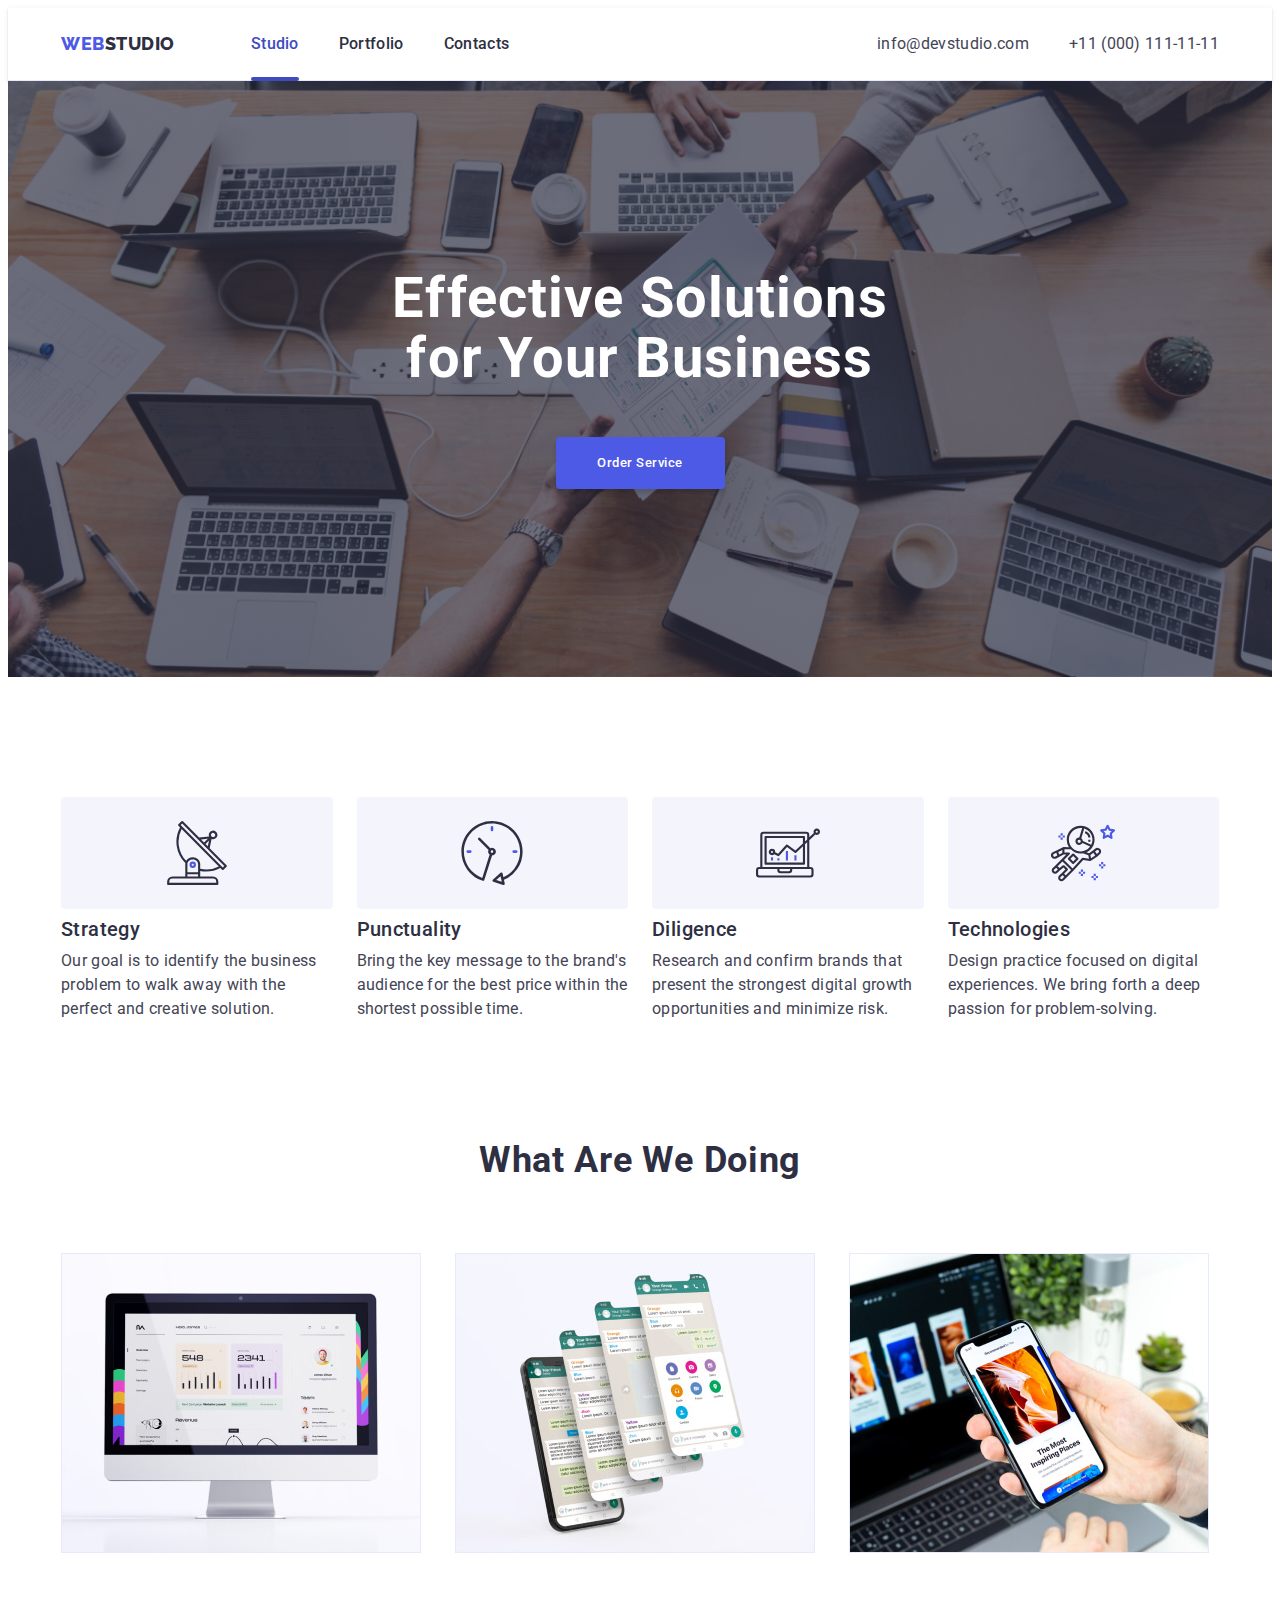
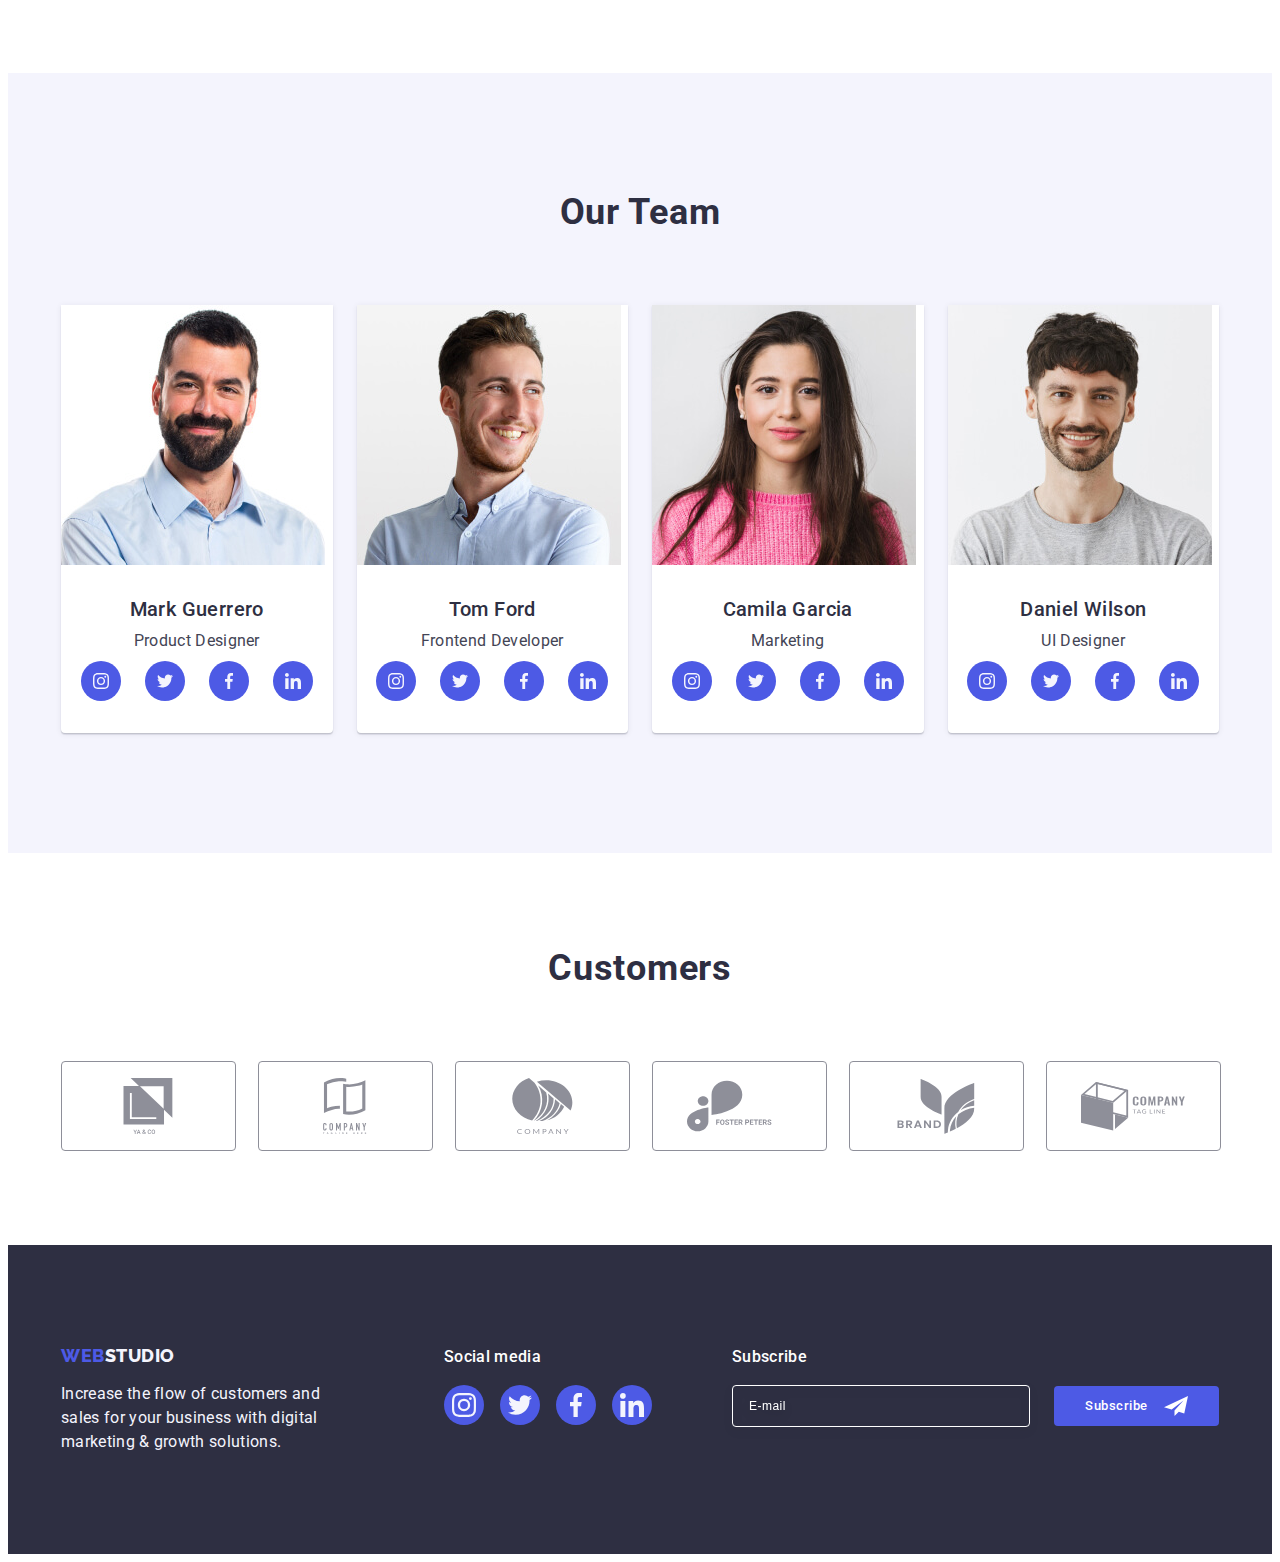
<file: index.html>
<!DOCTYPE html>
<html lang="en">
  <head>
    <meta charset="UTF-8" />
    <meta name="viewport" content="width=device-width, initial-scale=1.0" />
    <title>Web Studio</title>
    <!-- Fonts -->
    <link rel="preconnect" href="https://fonts.googleapis.com" />
    <link rel="preconnect" href="https://fonts.gstatic.com" crossorigin />
    <link
      href="https://fonts.googleapis.com/css2?family=Raleway:wght@800&family=Roboto:wght@400;500;700&display=swap"
      rel="stylesheet"
    />
    <!-- Modern Normalize -->
    <link
      rel="stylesheet"
      href="https://cdnjs.cloudflare.com/ajax/libs/modern-normalize/2.0.0/modern-normalize.min.css"
      integrity="sha512-4xo8blKMVCiXpTaLzQSLSw3KFOVPWhm/TRtuPVc4WG6kUgjH6J03IBuG7JZPkcWMxJ5huwaBpOpnwYElP/m6wg=="
      crossorigin="anonymous"
      referrerpolicy="no-referrer"
    />
    <!-- Styles -->
    <link rel="stylesheet" href="./css/styles.css" />
    <link rel="stylesheet" href="./css/media.css" />
  </head>
  <body>
    <!--!--------------------- Header ----------------------->

    <header class="page-header">
      <div class="container">
        <a class="logo link" href="./index.html"
          >Web<span class="logo-accent">Studio</span></a
        >
        <nav class="page-nav">
          <ul class="nav-list list">
            <li class="nav-list-item">
              <a class="nav-link link active-now" href="./index.html">Studio</a>
            </li>
            <li class="nav-list-item">
              <a class="nav-link link" href="./portfolio.html">Portfolio</a>
            </li>
            <li class="nav-list-item">
              <a class="nav-link link" href="">Contacts</a>
            </li>
          </ul>
        </nav>
        <address class="header-address">
          <ul class="address-list list">
            <li class="address-list-item">
              <a class="address-link link" href="mailto:info@devstudio.com"
                >info@devstudio.com</a
              >
            </li>
            <li class="address-list-item">
              <a class="address-link link" href="tel:+110001111111"
                >+11 (000) 111-11-11</a
              >
            </li>
          </ul>
        </address>
        <button class="burger-menu-icon" data-menu-open>
          <span class="burger-menu-line"></span>
        </button>
      </div>

      <!--------------- BURGER --------------->

      <div class="burger-menu-body" data-menu>
        <button class="close-btn" type="button" data-menu-close>
          <svg class="close-btn-icon" width="8" height="8">
            <use href="./images/icons.svg#close-btn-icon"></use>
          </svg>
        </button>
        <nav class="burger-nav">
          <ul class="burger-nav-list list">
            <li class="burger-nav-list-item">
              <a
                class="burger-nav-link link main-title active-now"
                href="./index.html"
                >Studio</a
              >
            </li>
            <li class="burger-nav-list-item">
              <a class="burger-nav-link link main-title" href="./portfolio.html"
                >Portfolio</a
              >
            </li>
            <li class="burger-nav-list-item">
              <a class="burger-nav-link link main-title" href="">Contacts</a>
            </li>
          </ul>
        </nav>
        <address class="burger-address">
          <ul class="burger-address-list list">
            <li class="burger-address-list-item">
              <a
                class="burger-address-link accent link"
                href="tel:+110001111111"
                >+11 (000) 111-11-11</a
              >
            </li>
            <li class="burger-address-list-item">
              <a
                class="burger-address-link link"
                href="mailto:info@devstudio.com"
                >info@devstudio.com</a
              >
            </li>
          </ul>
          <ul class="burger-socials-list list">
            <li class="burger-socials-item">
              <a
                href="https://www.instagram.com/"
                class="burger-socials-link link"
                aria-label="instagram"
                target="_blank"
                rel="no-referrer noopener"
              >
                <svg class="burger-socials-icon" width="24" height="24">
                  <use href="./images/icons.svg#socials-instagram"></use>
                </svg>
              </a>
            </li>
            <li class="burger-socials-item">
              <a
                href="https://www.twitter.com/"
                class="burger-socials-link link"
                aria-label="twitter"
                target="_blank"
                rel="no-referrer noopener"
              >
                <svg class="burger-socials-icon" width="24" height="24">
                  <use href="./images/icons.svg#socials-twitter"></use>
                </svg>
              </a>
            </li>
            <li class="burger-socials-item">
              <a
                href="https://www.facebook.com/"
                class="burger-socials-link link"
                aria-label="facebook"
                target="_blank"
                rel="no-referrer noopener"
              >
                <svg class="burger-socials-icon" width="24" height="24">
                  <use href="./images/icons.svg#socials-facebook"></use>
                </svg>
              </a>
            </li>
            <li class="burger-socials-item">
              <a
                href="https://www.linkedin.com/"
                class="burger-socials-link link"
                aria-label="linkedin"
                target="_blank"
                rel="no-referrer noopener"
              >
                <svg class="burger-socials-icon" width="24" height="24">
                  <use href="./images/icons.svg#socials-linkedin"></use>
                </svg>
              </a>
            </li>
          </ul>
        </address>
      </div>
    </header>

    <!--!------------------ Page Content -------------------->

    <main>
      <!--!------------------ Hero -------------------->

      <section class="hero section">
        <div class="container">
          <h1 class="main-title">Effective Solutions for Your Business</h1>
          <button
            class="btn btn-primary order-btn"
            type="button"
            data-modal-open
          >
            Order Service
          </button>
        </div>
      </section>

      <!--!------------------ About Us -------------------->

      <section class="about section">
        <div class="container">
          <h2 class="visually-hidden">About us</h2>
          <ul class="about-list list">
            <li class="about-list-item">
              <div class="about-icon-box">
                <svg class="about-icon" width="64" height="64">
                  <use href="./images/icons.svg#about-us-1"></use>
                </svg>
              </div>
              <h3 class="section-title">Strategy</h3>
              <p class="text">
                Our goal is to identify the business problem to walk away with
                the perfect and creative solution.
              </p>
            </li>
            <li class="about-list-item">
              <div class="about-icon-box">
                <svg class="about-icon" width="64" height="64">
                  <use href="./images/icons.svg#about-us-2"></use>
                </svg>
              </div>
              <h3 class="section-title">Punctuality</h3>
              <p class="text">
                Bring the key message to the brand's audience for the best price
                within the shortest possible time.
              </p>
            </li>
            <li class="about-list-item">
              <div class="about-icon-box">
                <svg class="about-icon" width="64" height="64">
                  <use href="./images/icons.svg#about-us-3"></use>
                </svg>
              </div>
              <h3 class="section-title">Diligence</h3>
              <p class="text">
                Research and confirm brands that present the strongest digital
                growth opportunities and minimize risk.
              </p>
            </li>
            <li class="about-list-item">
              <div class="about-icon-box">
                <svg class="about-icon" width="64" height="64">
                  <use href="./images/icons.svg#about-us-4"></use>
                </svg>
              </div>
              <h3 class="section-title">Technologies</h3>
              <p class="text">
                Design practice focused on digital experiences. We bring forth a
                deep passion for problem-solving.
              </p>
            </li>
          </ul>
        </div>
      </section>

      <!--!--------------- What are we doing ----------------->

      <section class="product section">
        <div class="container">
          <h2 class="section-title">What are we doing</h2>
          <ul class="product-list list">
            <li class="product-list-item">
              <img
                class="product-image"
                srcset="
                  ./images/what-are-we-doing-1-1x.jpg 1x,
                  ./images/what-are-we-doing-1-2x.jpg 2x
                "
                src="./images/what-are-we-doing-1-1x.jpg"
                alt="monitor screen"
                width="360"
              />
            </li>
            <li class="product-list-item">
              <img
                class="product-image"
                srcset="
                  ./images/what-are-we-doing-2-1x.jpg 1x,
                  ./images/what-are-we-doing-2-2x.jpg 2x
                "
                src="./images/what-are-we-doing-2-1x.jpg"
                alt="smartphone screen and apps pages"
                width="360"
              />
            </li>
            <li class="product-list-item">
              <img
                class="product-image"
                srcset="
                  ./images/what-are-we-doing-3-1x.jpg 1x,
                  ./images/what-are-we-doing-3-2x.jpg 2x
                "
                src="./images/what-are-we-doing-3-1x.jpg"
                alt="man holding smartphone in his hands"
                width="360"
              />
            </li>
          </ul>
        </div>
      </section>

      <!--!------------------ Our Team -------------------->

      <section class="team section">
        <div class="container">
          <h2 class="section-title">Our Team</h2>
          <ul class="team-list list">
            <li class="team-list-item">
              <div class="thumb">
                <img
                  class="team-image"
                  srcset="
                    ./images/our-team-1-1x.jpg 1x,
                    ./images/our-team-1-2x.jpg 2x
                  "
                  src="./images/our-team-1-1x.jpg"
                  alt="photo of Product Designer"
                  width="264"
                />
              </div>
              <div class="info-box">
                <h3 class="local-title">Mark Guerrero</h3>
                <p class="text">Product Designer</p>
                <ul class="team-socials-list list">
                  <li class="team-socials-item">
                    <a
                      class="team-socials-link link"
                      href="https://www.instagram.com/"
                      aria-label="instagram"
                      target="_blank"
                      rel="no-referrer noopener"
                    >
                      <svg class="team-socials-icon" width="16" height="16">
                        <use href="./images/icons.svg#socials-instagram"></use>
                      </svg>
                    </a>
                  </li>
                  <li class="team-socials-item">
                    <a
                      class="team-socials-link link"
                      href="https://www.twitter.com/"
                      aria-label="twitter"
                      target="_blank"
                      rel="no-referrer noopener"
                    >
                      <svg class="team-socials-icon" width="16" height="16">
                        <use href="./images/icons.svg#socials-twitter"></use>
                      </svg>
                    </a>
                  </li>
                  <li class="team-socials-item">
                    <a
                      class="team-socials-link link"
                      href="https://www.facebook.com/"
                      aria-label="facebook"
                      target="_blank"
                      rel="no-referrer noopener"
                    >
                      <svg class="team-socials-icon" width="16" height="16">
                        <use href="./images/icons.svg#socials-facebook"></use>
                      </svg>
                    </a>
                  </li>
                  <li class="team-socials-item">
                    <a
                      class="team-socials-link link"
                      href="https://www.linkedin.com/"
                      aria-label="linkedin"
                      target="_blank"
                      rel="no-referrer noopener"
                    >
                      <svg class="team-socials-icon" width="16" height="16">
                        <use href="./images/icons.svg#socials-linkedin"></use>
                      </svg>
                    </a>
                  </li>
                </ul>
              </div>
            </li>
            <li class="team-list-item">
              <div class="thumb">
                <img
                  class="team-image"
                  srcset="
                    ./images/our-team-2-1x.jpg 1x,
                    ./images/our-team-2-2x.jpg 2x
                  "
                  src="./images/our-team-2-1x.jpg"
                  alt="photo of Frontend Developer"
                  width="264"
                />
              </div>
              <div class="info-box">
                <h3 class="local-title">Tom Ford</h3>
                <p class="text">Frontend Developer</p>
                <ul class="team-socials-list list">
                  <li class="team-socials-item">
                    <a
                      class="team-socials-link link"
                      href="https://www.instagram.com/"
                      aria-label="instagram"
                      target="_blank"
                      rel="no-referrer noopener"
                    >
                      <svg class="team-socials-icon" width="16" height="16">
                        <use href="./images/icons.svg#socials-instagram"></use>
                      </svg>
                    </a>
                  </li>
                  <li class="team-socials-item">
                    <a
                      class="team-socials-link link"
                      href="https://www.twitter.com/"
                      aria-label="twitter"
                      target="_blank"
                      rel="no-referrer noopener"
                    >
                      <svg class="team-socials-icon" width="16" height="16">
                        <use href="./images/icons.svg#socials-twitter"></use>
                      </svg>
                    </a>
                  </li>
                  <li class="team-socials-item">
                    <a
                      class="team-socials-link link"
                      href="https://www.facebook.com/"
                      aria-label="facebook"
                      target="_blank"
                      rel="no-referrer noopener"
                    >
                      <svg class="team-socials-icon" width="16" height="16">
                        <use href="./images/icons.svg#socials-facebook"></use>
                      </svg>
                    </a>
                  </li>
                  <li class="team-socials-item">
                    <a
                      class="team-socials-link link"
                      href="https://www.linkedin.com/"
                      aria-label="linkedin"
                      target="_blank"
                      rel="no-referrer noopener"
                    >
                      <svg class="team-socials-icon" width="16" height="16">
                        <use href="./images/icons.svg#socials-linkedin"></use>
                      </svg>
                    </a>
                  </li>
                </ul>
              </div>
            </li>
            <li class="team-list-item">
              <div class="thumb">
                <img
                  class="team-image"
                  srcset="
                    ./images/our-team-3-1x.jpg 1x,
                    ./images/our-team-3-2x.jpg 2x
                  "
                  src="./images/our-team-3-1x.jpg"
                  alt="photo of Marketing"
                  width="264"
                />
              </div>
              <div class="info-box">
                <h3 class="local-title">Camila Garcia</h3>
                <p class="text">Marketing</p>
                <ul class="team-socials-list list">
                  <li class="team-socials-item">
                    <a
                      class="team-socials-link link"
                      href="https://www.instagram.com/"
                      aria-label="instagram"
                      target="_blank"
                      rel="no-referrer noopener"
                    >
                      <svg class="team-socials-icon" width="16" height="16">
                        <use href="./images/icons.svg#socials-instagram"></use>
                      </svg>
                    </a>
                  </li>
                  <li class="team-socials-item">
                    <a
                      class="team-socials-link link"
                      href="https://www.twitter.com/"
                      aria-label="twitter"
                      target="_blank"
                      rel="no-referrer noopener"
                    >
                      <svg class="team-socials-icon" width="16" height="16">
                        <use href="./images/icons.svg#socials-twitter"></use>
                      </svg>
                    </a>
                  </li>
                  <li class="team-socials-item">
                    <a
                      class="team-socials-link link"
                      href="https://www.facebook.com/"
                      aria-label="facebook"
                      target="_blank"
                      rel="no-referrer noopener"
                    >
                      <svg class="team-socials-icon" width="16" height="16">
                        <use href="./images/icons.svg#socials-facebook"></use>
                      </svg>
                    </a>
                  </li>
                  <li class="team-socials-item">
                    <a
                      class="team-socials-link link"
                      href="https://www.linkedin.com/"
                      aria-label="linkedin"
                      target="_blank"
                      rel="no-referrer noopener"
                    >
                      <svg class="team-socials-icon" width="16" height="16">
                        <use href="./images/icons.svg#socials-linkedin"></use>
                      </svg>
                    </a>
                  </li>
                </ul>
              </div>
            </li>
            <li class="team-list-item">
              <div class="thumb">
                <img
                  class="team-image"
                  srcset="
                    ./images/our-team-4-1x.jpg 1x,
                    ./images/our-team-4-2x.jpg 2x
                  "
                  src="./images/our-team-4-1x.jpg"
                  alt="photo of UI Designer"
                  width="264"
                />
              </div>
              <div class="info-box">
                <h3 class="local-title">Daniel Wilson</h3>
                <p class="text">UI Designer</p>
                <ul class="team-socials-list list">
                  <li class="team-socials-item">
                    <a
                      class="team-socials-link link"
                      href="https://www.instagram.com/"
                      aria-label="instagram"
                      target="_blank"
                      rel="no-referrer noopener"
                    >
                      <svg class="team-socials-icon" width="16" height="16">
                        <use href="./images/icons.svg#socials-instagram"></use>
                      </svg>
                    </a>
                  </li>
                  <li class="team-socials-item">
                    <a
                      class="team-socials-link link"
                      href="https://www.twitter.com/"
                      aria-label="twitter"
                      target="_blank"
                      rel="no-referrer noopener"
                    >
                      <svg class="team-socials-icon" width="16" height="16">
                        <use href="./images/icons.svg#socials-twitter"></use>
                      </svg>
                    </a>
                  </li>
                  <li class="team-socials-item">
                    <a
                      class="team-socials-link link"
                      href="https://www.facebook.com/"
                      aria-label="facebook"
                      target="_blank"
                      rel="no-referrer noopener"
                    >
                      <svg class="team-socials-icon" width="16" height="16">
                        <use href="./images/icons.svg#socials-facebook"></use>
                      </svg>
                    </a>
                  </li>
                  <li class="team-socials-item">
                    <a
                      class="team-socials-link link"
                      href="https://www.linkedin.com/"
                      aria-label="linkedin"
                      target="_blank"
                      rel="no-referrer noopener"
                    >
                      <svg class="team-socials-icon" width="16" height="16">
                        <use href="./images/icons.svg#socials-linkedin"></use>
                      </svg>
                    </a>
                  </li>
                </ul>
              </div>
            </li>
          </ul>
        </div>
      </section>

      <!--!------------------ Customers -------------------->

      <section class="customers section">
        <div class="container">
          <h2 class="section-title">Customers</h2>
          <ul class="customers-list list">
            <li class="customers-item">
              <a
                href=""
                class="customers-link link"
                target="_blank"
                rel="no-referrer noopener"
              >
                <svg class="customers-icon" width="104" height="56">
                  <use href="./images/icons.svg#customers-1"></use>
                </svg>
              </a>
            </li>
            <li class="customers-item">
              <a
                href=""
                class="customers-link link"
                target="_blank"
                rel="no-referrer noopener"
              >
                <svg class="customers-icon" width="104" height="56">
                  <use href="./images/icons.svg#customers-2"></use>
                </svg>
              </a>
            </li>
            <li class="customers-item">
              <a
                href=""
                class="customers-link link"
                target="_blank"
                rel="no-referrer noopener"
              >
                <svg class="customers-icon" width="104" height="56">
                  <use href="./images/icons.svg#customers-3"></use>
                </svg>
              </a>
            </li>
            <li class="customers-item">
              <a
                href=""
                class="customers-link link"
                target="_blank"
                rel="no-referrer noopener"
              >
                <svg class="customers-icon" width="104" height="56">
                  <use href="./images/icons.svg#customers-4"></use>
                </svg>
              </a>
            </li>
            <li class="customers-item">
              <a
                href=""
                class="customers-link link"
                target="_blank"
                rel="no-referrer noopener"
              >
                <svg class="customers-icon" width="104" height="56">
                  <use href="./images/icons.svg#customers-5"></use>
                </svg>
              </a>
            </li>
            <li class="customers-item">
              <a
                href=""
                class="customers-link link"
                target="_blank"
                rel="no-referrer noopener"
              >
                <svg class="customers-icon" width="104" height="56">
                  <use href="./images/icons.svg#customers-6"></use>
                </svg>
              </a>
            </li>
          </ul>
        </div>
      </section>
    </main>

    <!--!------------------ Footer -------------------->

    <footer class="page-footer section">
      <div class="container">
        <div class="footer-logo-box">
          <a class="link logo" href="./index.html"
            >Web<span class="logo-accent">Studio</span></a
          >
          <p class="text">
            Increase the flow of customers and sales for your business with
            digital marketing & growth solutions.
          </p>
        </div>

        <div class="footer-socials-box">
          <p class="text footer-box-title">Social media</p>
          <ul class="footer-socials-list list">
            <li class="footer-socials-item">
              <a
                href="https://www.instagram.com/"
                class="footer-socials-link link"
                aria-label="instagram"
                target="_blank"
                rel="no-referrer noopener"
              >
                <svg class="footer-socials-icon" width="24" height="24">
                  <use href="./images/icons.svg#socials-instagram"></use>
                </svg>
              </a>
            </li>
            <li class="footer-socials-item">
              <a
                href="https://www.twitter.com/"
                class="footer-socials-link link"
                aria-label="twitter"
                target="_blank"
                rel="no-referrer noopener"
              >
                <svg class="footer-socials-icon" width="24" height="24">
                  <use href="./images/icons.svg#socials-twitter"></use>
                </svg>
              </a>
            </li>
            <li class="footer-socials-item">
              <a
                href="https://www.facebook.com/"
                class="footer-socials-link link"
                aria-label="facebook"
                target="_blank"
                rel="no-referrer noopener"
              >
                <svg class="footer-socials-icon" width="24" height="24">
                  <use href="./images/icons.svg#socials-facebook"></use>
                </svg>
              </a>
            </li>
            <li class="footer-socials-item">
              <a
                href="https://www.linkedin.com/"
                class="footer-socials-link link"
                aria-label="linkedin"
                target="_blank"
                rel="no-referrer noopener"
              >
                <svg class="footer-socials-icon" width="24" height="24">
                  <use href="./images/icons.svg#socials-linkedin"></use>
                </svg>
              </a>
            </li>
          </ul>
        </div>

        <div class="footer-subscribe-box">
          <p class="text footer-box-title">Subscribe</p>
          <form class="subscribe-form">
            <label
              class="subscribe-label screenread-only"
              aria-label="subscribe with your email"
            >
              <input
                class="subscribe-input"
                type="email"
                name="subscribe-email"
                id="email-subscribe"
                placeholder="E-mail"
                required
              />
            </label>
            <button class="subscribe-btn btn" type="submit">
              Subscribe
              <svg class="subscribe-icon" width="24" height="24">
                <use href="./images/icons.svg#send-icon"></use>
              </svg>
            </button>
          </form>
        </div>
      </div>
    </footer>

    <!--!------------------ Modal -------------------->

    <div class="modal-container is-hidden" data-modal>
      <div class="modal-body is-hidden" data-modal-body>
        <button class="close-btn" type="button" data-modal-close>
          <svg class="close-btn-icon" width="8" height="8">
            <use href="./images/icons.svg#close-btn-icon"></use>
          </svg>
        </button>
        <p class="modal-title">Leave your contacts and we will call you back</p>
        <form class="modal-form">
          <div class="modal-input-wrapper">
            <label class="modal-label" for="user-name">Name</label>
            <div class="modal-input-box">
              <input
                class="modal-input modal-input-area"
                type="text"
                name="user-name"
                id="user-name"
                required
              />
              <svg class="modal-input-icon" width="18" height="24">
                <use href="./images/icons.svg#person-icon"></use>
              </svg>
            </div>
          </div>

          <div class="modal-input-wrapper">
            <label class="modal-label" for="user-tel">Phone</label>
            <div class="modal-input-box">
              <input
                class="modal-input modal-input-area"
                type="tel"
                name="user-tel"
                id="user-tel"
                required
              />
              <svg class="modal-input-icon" width="18" height="24">
                <use href="./images/icons.svg#phone-icon"></use>
              </svg>
            </div>
          </div>

          <div class="modal-input-wrapper">
            <label class="modal-label" for="user-mail">Email</label>
            <div class="modal-input-box">
              <input
                class="modal-input modal-input-area"
                type="email"
                name="user-mail"
                id="user-mail"
                required
              />
              <svg class="modal-input-icon" width="18" height="24">
                <use href="./images/icons.svg#email-icon"></use>
              </svg>
            </div>
          </div>

          <div class="modal-textarea-wrapper">
            <label class="modal-label" for="user-comment">Comment</label>
            <textarea
              class="modal-textarea modal-input-area"
              name="user-comment"
              id="user-comment"
              placeholder="Text input"
            ></textarea>
          </div>

          <div class="modal-check-wrapper">
            <input
              class="modal-check-input visually-hidden"
              type="checkbox"
              name="user-privacy"
              value="true"
              id="user-privacy"
              required
            />
            <label class="modal-check-label modal-label" for="user-privacy">
              <span class="modal-custom-checkbox">
                <svg class="modal-custom-checkbox-icon" width="10" height="8">
                  <use href="./images/icons.svg#check-mark-icon "></use>
                </svg>
              </span>
              <span class="user-conditions-text">
                I accept the terms and conditions of the
                <a href="" class="user-conditions-link">Privacy Policy</a>
              </span>
            </label>
          </div>

          <button class="btn btn-primary modal-btn" type="submit">Send</button>
        </form>
      </div>
    </div>

    <!-- !------------------ JS Files -------------------->
    <script src="./js/burger.js"></script>
    <script src="./js/modal.js"></script>
  </body>
</html>
</file>
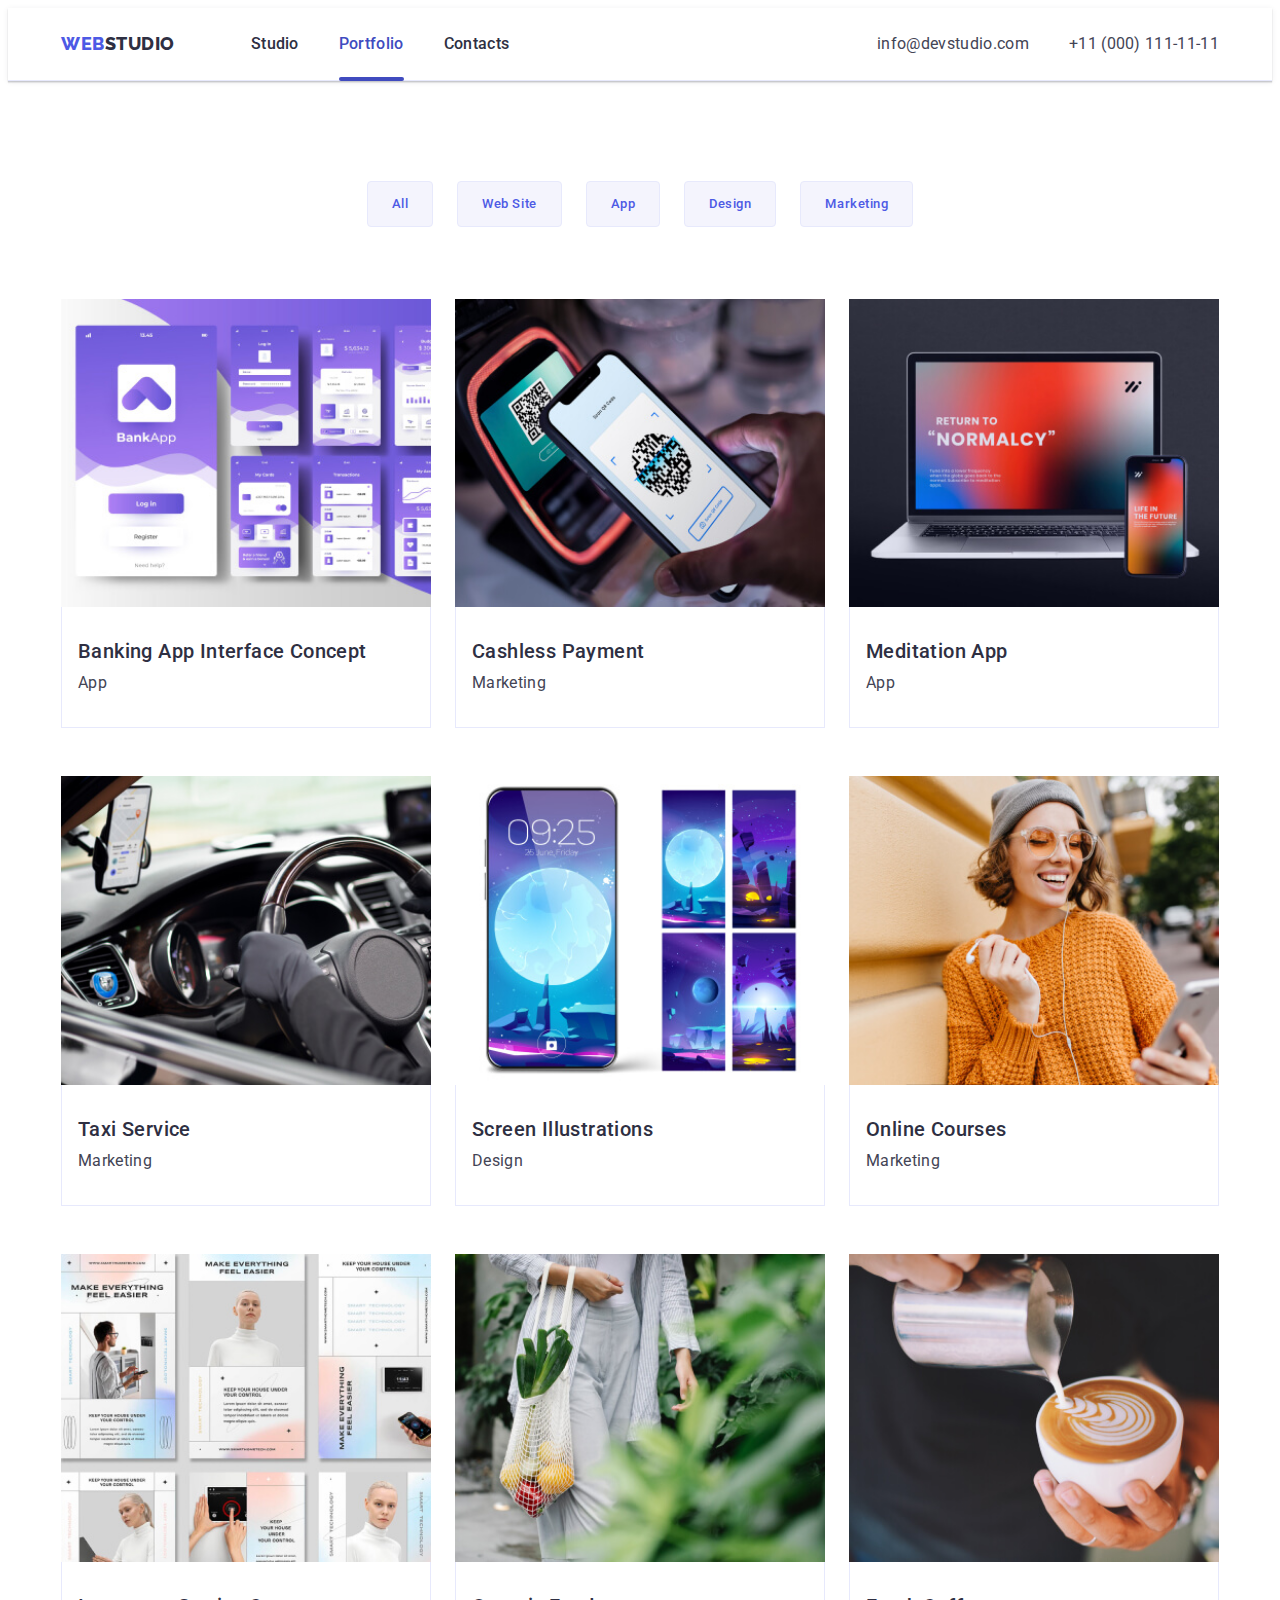
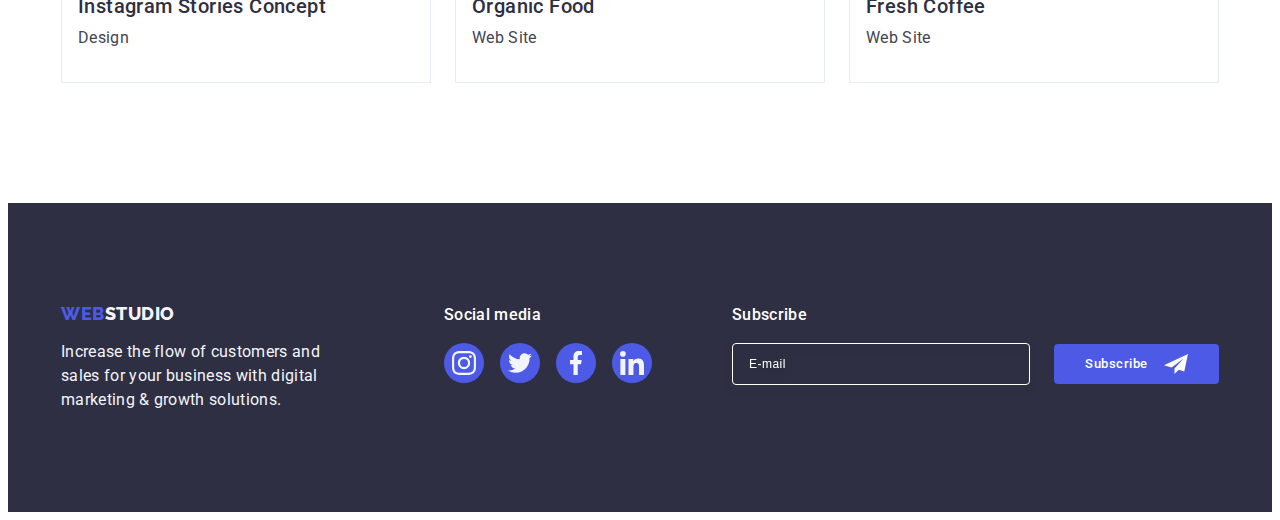
<file: portfolio.html>
<!DOCTYPE html>
<html lang="en">
  <head>
    <meta charset="UTF-8" />
    <meta name="viewport" content="width=device-width, initial-scale=1.0" />
    <title>Portfolio</title>
    <!-- Fonts -->
    <link rel="preconnect" href="https://fonts.googleapis.com" />
    <link rel="preconnect" href="https://fonts.gstatic.com" crossorigin />
    <link
      href="https://fonts.googleapis.com/css2?family=Raleway:wght@800&family=Roboto:wght@400;500;700&display=swap"
      rel="stylesheet"
    />
    <!-- Normalize -->
    <link
      rel="stylesheet"
      href="https://cdnjs.cloudflare.com/ajax/libs/modern-normalize/2.0.0/modern-normalize.min.css"
      integrity="sha512-4xo8blKMVCiXpTaLzQSLSw3KFOVPWhm/TRtuPVc4WG6kUgjH6J03IBuG7JZPkcWMxJ5huwaBpOpnwYElP/m6wg=="
      crossorigin="anonymous"
      referrerpolicy="no-referrer"
    />
    <!-- Styles -->
    <link rel="stylesheet" href="./css/styles.css" />
    <link rel="stylesheet" href="./css/media.css" />
  </head>
  <body>
    <!--!--------------------- Header ----------------------->

    <header class="page-header">
      <div class="container">
        <a class="logo link" href="./index.html"
          >Web<span class="logo-accent">Studio</span></a
        >
        <nav class="page-nav">
          <ul class="nav-list list">
            <li class="nav-list-item">
              <a class="nav-link link" href="./index.html">Studio</a>
            </li>
            <li class="nav-list-item">
              <a class="nav-link link active-now" href="./portfolio.html"
                >Portfolio</a
              >
            </li>
            <li class="nav-list-item">
              <a class="nav-link link" href="">Contacts</a>
            </li>
          </ul>
        </nav>
        <address class="header-address">
          <ul class="address-list list">
            <li class="address-list-item">
              <a class="address-link link" href="mailto:info@devstudio.com"
                >info@devstudio.com</a
              >
            </li>
            <li class="address-list-item">
              <a class="address-link link" href="tel:+110001111111"
                >+11 (000) 111-11-11</a
              >
            </li>
          </ul>
        </address>
        <button class="burger-menu-icon" data-menu-open>
          <span class="burger-menu-line"></span>
        </button>
      </div>

      <!--------------- BURGER --------------->

      <div class="burger-menu-body" data-menu>
        <button class="close-btn" type="button" data-menu-close>
          <svg class="close-btn-icon" width="8" height="8">
            <use href="./images/icons.svg#close-btn-icon"></use>
          </svg>
        </button>
        <nav class="burger-nav">
          <ul class="burger-nav-list list">
            <li class="burger-nav-list-item">
              <a class="burger-nav-link link main-title" href="./index.html"
                >Studio</a
              >
            </li>
            <li class="burger-nav-list-item">
              <a
                class="burger-nav-link link main-title active-now"
                href="./portfolio.html"
                >Portfolio</a
              >
            </li>
            <li class="burger-nav-list-item">
              <a class="burger-nav-link link main-title" href="">Contacts</a>
            </li>
          </ul>
        </nav>
        <address class="burger-address">
          <ul class="burger-address-list list">
            <li class="burger-address-list-item">
              <a
                class="burger-address-link accent link"
                href="tel:+110001111111"
                >+11 (000) 111-11-11</a
              >
            </li>
            <li class="burger-address-list-item">
              <a
                class="burger-address-link link"
                href="mailto:info@devstudio.com"
                >info@devstudio.com</a
              >
            </li>
          </ul>
          <ul class="burger-socials-list list">
            <li class="burger-socials-item">
              <a
                href="https://www.instagram.com/"
                class="burger-socials-link link"
                aria-label="instagram"
                target="_blank"
                rel="no-referrer noopener"
              >
                <svg class="burger-socials-icon" width="24" height="24">
                  <use href="./images/icons.svg#socials-instagram"></use>
                </svg>
              </a>
            </li>
            <li class="burger-socials-item">
              <a
                href="https://www.twitter.com/"
                class="burger-socials-link link"
                aria-label="twitter"
                target="_blank"
                rel="no-referrer noopener"
              >
                <svg class="burger-socials-icon" width="24" height="24">
                  <use href="./images/icons.svg#socials-twitter"></use>
                </svg>
              </a>
            </li>
            <li class="burger-socials-item">
              <a
                href="https://www.facebook.com/"
                class="burger-socials-link link"
                aria-label="facebook"
                target="_blank"
                rel="no-referrer noopener"
              >
                <svg class="burger-socials-icon" width="24" height="24">
                  <use href="./images/icons.svg#socials-facebook"></use>
                </svg>
              </a>
            </li>
            <li class="burger-socials-item">
              <a
                href="https://www.linkedin.com/"
                class="burger-socials-link link"
                aria-label="linkedin"
                target="_blank"
                rel="no-referrer noopener"
              >
                <svg class="burger-socials-icon" width="24" height="24">
                  <use href="./images/icons.svg#socials-linkedin"></use>
                </svg>
              </a>
            </li>
          </ul>
        </address>
      </div>
    </header>

    <!--!------------------ Page Content -------------------->

    <main>
      <section class="portfolio section">
        <div class="container">
          <h1 class="main-title visually-hidden">Portfolio page</h1>

          <!--!----------- Portfolio filter btns ------------->

          <ul class="portfolio-btn-list list">
            <li class="portfolio-btn-item">
              <button class="btn portfolio-btn" type="button">All</button>
            </li>
            <li class="portfolio-btn-item">
              <button class="btn portfolio-btn" type="button">Web Site</button>
            </li>
            <li class="portfolio-btn-item">
              <button class="btn portfolio-btn" type="button">App</button>
            </li>
            <li class="portfolio-btn-item">
              <button class="btn portfolio-btn" type="button">Design</button>
            </li>
            <li class="portfolio-btn-item">
              <button class="btn portfolio-btn" type="button">Marketing</button>
            </li>
          </ul>

          <!--!--------------- Portfolio cards ----------------->

          <ul class="portfolio-pages-list list">
            <li class="portfolio-pages-item">
              <a href="#" class="portfolio-link link">
                <div class="portfolio-img-box thumb">
                  <picture>
                    <source
                      media="(min-width: 1158px)"
                      srcset="
                        ./images/portfolio-01-desk-1x.jpg 1x,
                        ./images/portfolio-01-desk-2x.jpg 2x
                      "
                    />
                    <source
                      media="(min-width: 768px)"
                      srcset="
                        ./images/portfolio-01-tab-1x.jpg 1x,
                        ./images/portfolio-01-tab-2x.jpg 2x
                      "
                    />
                    <source
                      media="(min-width: 320px)"
                      srcset="
                        ./images/portfolio-01-mobile-1x.jpg 1x,
                        ./images/portfolio-01-mobile-2x.jpg 2x
                      "
                    />
                    <img
                      src="./images/portfolio-01-mobile-1x.jpg"
                      alt="preview of Banking App page"
                      width="396"
                    />
                  </picture>

                  <p class="text portfolio-overlay">
                    14 Stylish and User-Friendly App Design Concepts · Task
                    Manager App · Calorie Tracker App · Exotic Fruit Ecommerce
                    App · Cloud Storage App
                  </p>
                </div>
                <div class="info-box">
                  <h2 class="local-title">Banking App Interface Concept</h2>
                  <p class="text">App</p>
                </div>
              </a>
            </li>
            <li class="portfolio-pages-item">
              <a href="#" class="portfolio-link link">
                <div class="portfolio-img-box thumb">
                  <picture>
                    <source
                      media="(min-width: 1158px)"
                      srcset="
                        ./images/portfolio-02-desk-1x.jpg 1x,
                        ./images/portfolio-02-desk-2x.jpg 2x
                      "
                    />
                    <source
                      media="(min-width: 768px)"
                      srcset="
                        ./images/portfolio-02-tab-1x.jpg 1x,
                        ./images/portfolio-02-tab-2x.jpg 2x
                      "
                    />
                    <source
                      media="(min-width: 320px)"
                      srcset="
                        ./images/portfolio-02-mobile-1x.jpg 1x,
                        ./images/portfolio-02-mobile-2x.jpg 2x
                      "
                    />
                    <img
                      src="./images/portfolio-02-mobile-1x.jpg"
                      alt="preview of Banking App page"
                      width="396"
                    />
                  </picture>
                  <p class="text portfolio-overlay">
                    14 Stylish and User-Friendly App Design Concepts · Task
                    Manager App · Calorie Tracker App · Exotic Fruit Ecommerce
                    App · Cloud Storage App
                  </p>
                </div>
                <div class="info-box">
                  <h2 class="local-title">Cashless Payment</h2>
                  <p class="text">Marketing</p>
                </div>
              </a>
            </li>
            <li class="portfolio-pages-item">
              <a href="#" class="portfolio-link link">
                <div class="portfolio-img-box thumb">
                  <picture>
                    <source
                      media="(min-width: 1158px)"
                      srcset="
                        ./images/portfolio-03-desk-1x.jpg 1x,
                        ./images/portfolio-03-desk-2x.jpg 2x
                      "
                    />
                    <source
                      media="(min-width: 768px)"
                      srcset="
                        ./images/portfolio-03-tab-1x.jpg 1x,
                        ./images/portfolio-03-tab-2x.jpg 2x
                      "
                    />
                    <source
                      media="(min-width: 320px)"
                      srcset="
                        ./images/portfolio-03-mobile-1x.jpg 1x,
                        ./images/portfolio-03-mobile-2x.jpg 2x
                      "
                    />
                    <img
                      src="./images/portfolio-03-mobile-1x.jpg"
                      alt="preview of Banking App page"
                      width="396"
                    />
                  </picture>

                  <p class="text portfolio-overlay">
                    14 Stylish and User-Friendly App Design Concepts · Task
                    Manager App · Calorie Tracker App · Exotic Fruit Ecommerce
                    App · Cloud Storage App
                  </p>
                </div>
                <div class="info-box">
                  <h2 class="local-title">Meditation App</h2>
                  <p class="text">App</p>
                </div>
              </a>
            </li>
            <li class="portfolio-pages-item">
              <a href="#" class="portfolio-link link">
                <div class="portfolio-img-box thumb">
                  <picture>
                    <source
                      media="(min-width: 1158px)"
                      srcset="
                        ./images/portfolio-04-desk-1x.jpg 1x,
                        ./images/portfolio-04-desk-2x.jpg 2x
                      "
                    />
                    <source
                      media="(min-width: 768px)"
                      srcset="
                        ./images/portfolio-04-tab-1x.jpg 1x,
                        ./images/portfolio-04-tab-2x.jpg 2x
                      "
                    />
                    <source
                      media="(min-width: 320px)"
                      srcset="
                        ./images/portfolio-04-mobile-1x.jpg 1x,
                        ./images/portfolio-04-mobile-2x.jpg 2x
                      "
                    />
                    <img
                      src="./images/portfolio-04-mobile-1x.jpg"
                      alt="preview of Banking App page"
                      width="396"
                    />
                  </picture>

                  <p class="text portfolio-overlay">
                    14 Stylish and User-Friendly App Design Concepts · Task
                    Manager App · Calorie Tracker App · Exotic Fruit Ecommerce
                    App · Cloud Storage App
                  </p>
                </div>
                <div class="info-box">
                  <h2 class="local-title">Taxi Service</h2>
                  <p class="text">Marketing</p>
                </div>
              </a>
            </li>
            <li class="portfolio-pages-item">
              <a href="#" class="portfolio-link link">
                <div class="portfolio-img-box thumb">
                  <picture>
                    <source
                      media="(min-width: 1158px)"
                      srcset="
                        ./images/portfolio-05-desk-1x.jpg 1x,
                        ./images/portfolio-05-desk-2x.jpg 2x
                      "
                    />
                    <source
                      media="(min-width: 768px)"
                      srcset="
                        ./images/portfolio-05-tab-1x.jpg 1x,
                        ./images/portfolio-05-tab-2x.jpg 2x
                      "
                    />
                    <source
                      media="(min-width: 320px)"
                      srcset="
                        ./images/portfolio-05-mobile-1x.jpg 1x,
                        ./images/portfolio-05-mobile-2x.jpg 2x
                      "
                    />
                    <img
                      src="./images/portfolio-05-mobile-1x.jpg"
                      alt="preview of Banking App page"
                      width="396"
                    />
                  </picture>

                  <p class="text portfolio-overlay">
                    14 Stylish and User-Friendly App Design Concepts · Task
                    Manager App · Calorie Tracker App · Exotic Fruit Ecommerce
                    App · Cloud Storage App
                  </p>
                </div>
                <div class="info-box">
                  <h2 class="local-title">Screen Illustrations</h2>
                  <p class="text">Design</p>
                </div>
              </a>
            </li>
            <li class="portfolio-pages-item">
              <a href="#" class="portfolio-link link">
                <div class="portfolio-img-box thumb">
                  <picture>
                    <source
                      media="(min-width: 1158px)"
                      srcset="
                        ./images/portfolio-06-desk-1x.jpg 1x,
                        ./images/portfolio-06-desk-2x.jpg 2x
                      "
                    />
                    <source
                      media="(min-width: 768px)"
                      srcset="
                        ./images/portfolio-06-tab-1x.jpg 1x,
                        ./images/portfolio-06-tab-2x.jpg 2x
                      "
                    />
                    <source
                      media="(min-width: 320px)"
                      srcset="
                        ./images/portfolio-06-mobile-1x.jpg 1x,
                        ./images/portfolio-06-mobile-2x.jpg 2x
                      "
                    />
                    <img
                      src="./images/portfolio-06-mobile-1x.jpg"
                      alt="preview of Banking App page"
                      width="396"
                    />
                  </picture>

                  <p class="text portfolio-overlay">
                    14 Stylish and User-Friendly App Design Concepts · Task
                    Manager App · Calorie Tracker App · Exotic Fruit Ecommerce
                    App · Cloud Storage App
                  </p>
                </div>
                <div class="info-box">
                  <h2 class="local-title">Online Courses</h2>
                  <p class="text">Marketing</p>
                </div>
              </a>
            </li>
            <li class="portfolio-pages-item">
              <a href="#" class="portfolio-link link">
                <div class="portfolio-img-box thumb">
                  <picture>
                    <source
                      media="(min-width: 1158px)"
                      srcset="
                        ./images/portfolio-07-desk-1x.jpg 1x,
                        ./images/portfolio-07-desk-2x.jpg 2x
                      "
                    />
                    <source
                      media="(min-width: 768px)"
                      srcset="
                        ./images/portfolio-07-tab-1x.jpg 1x,
                        ./images/portfolio-07-tab-2x.jpg 2x
                      "
                    />
                    <source
                      media="(min-width: 320px)"
                      srcset="
                        ./images/portfolio-07-mobile-1x.jpg 1x,
                        ./images/portfolio-07-mobile-2x.jpg 2x
                      "
                    />
                    <img
                      src="./images/portfolio-07-mobile-1x.jpg"
                      alt="preview of Banking App page"
                      width="396"
                    />
                  </picture>

                  <p class="text portfolio-overlay">
                    14 Stylish and User-Friendly App Design Concepts · Task
                    Manager App · Calorie Tracker App · Exotic Fruit Ecommerce
                    App · Cloud Storage App
                  </p>
                </div>
                <div class="info-box">
                  <h2 class="local-title">Instagram Stories Concept</h2>
                  <p class="text">Design</p>
                </div>
              </a>
            </li>
            <li class="portfolio-pages-item">
              <a href="#" class="portfolio-link link">
                <div class="portfolio-img-box thumb">
                  <picture>
                    <source
                      media="(min-width: 1158px)"
                      srcset="
                        ./images/portfolio-08-desk-1x.jpg 1x,
                        ./images/portfolio-08-desk-2x.jpg 2x
                      "
                    />
                    <source
                      media="(min-width: 768px)"
                      srcset="
                        ./images/portfolio-08-tab-1x.jpg 1x,
                        ./images/portfolio-08-tab-2x.jpg 2x
                      "
                    />
                    <source
                      media="(min-width: 320px)"
                      srcset="
                        ./images/portfolio-08-mobile-1x.jpg 1x,
                        ./images/portfolio-08-mobile-2x.jpg 2x
                      "
                    />
                    <img
                      src="./images/portfolio-08-mobile-1x.jpg"
                      alt="preview of Banking App page"
                      width="396"
                    />
                  </picture>

                  <p class="text portfolio-overlay">
                    14 Stylish and User-Friendly App Design Concepts · Task
                    Manager App · Calorie Tracker App · Exotic Fruit Ecommerce
                    App · Cloud Storage App
                  </p>
                </div>
                <div class="info-box">
                  <h2 class="local-title">Organic Food</h2>
                  <p class="text">Web Site</p>
                </div>
              </a>
            </li>
            <li class="portfolio-pages-item">
              <a href="#" class="portfolio-link link">
                <div class="portfolio-img-box thumb">
                  <picture>
                    <source
                      media="(min-width: 1158px)"
                      srcset="
                        ./images/portfolio-09-desk-1x.jpg 1x,
                        ./images/portfolio-09-desk-2x.jpg 2x
                      "
                    />
                    <source
                      media="(min-width: 768px)"
                      srcset="
                        ./images/portfolio-09-tab-1x.jpg 1x,
                        ./images/portfolio-09-tab-2x.jpg 2x
                      "
                    />
                    <source
                      media="(min-width: 320px)"
                      srcset="
                        ./images/portfolio-09-mobile-1x.jpg 1x,
                        ./images/portfolio-09-mobile-2x.jpg 2x
                      "
                    />
                    <img
                      src="./images/portfolio-09-mobile-1x.jpg"
                      alt="preview of Banking App page"
                      width="396"
                    />
                  </picture>

                  <p class="text portfolio-overlay">
                    14 Stylish and User-Friendly App Design Concepts · Task
                    Manager App · Calorie Tracker App · Exotic Fruit Ecommerce
                    App · Cloud Storage App
                  </p>
                </div>
                <div class="info-box">
                  <h2 class="local-title">Fresh Coffee</h2>
                  <p class="text">Web Site</p>
                </div>
              </a>
            </li>
          </ul>
        </div>
      </section>
    </main>

    <!-------------------- Footer -------------------->

    <footer class="page-footer section">
      <div class="container">
        <div class="footer-logo-box">
          <a class="link logo" href="./index.html"
            >Web<span class="logo-accent">Studio</span></a
          >
          <p class="text">
            Increase the flow of customers and sales for your business with
            digital marketing & growth solutions.
          </p>
        </div>

        <div class="footer-socials-box">
          <p class="text footer-box-title">Social media</p>
          <ul class="footer-socials-list list">
            <li class="footer-socials-item">
              <a
                href="https://www.instagram.com/"
                class="footer-socials-link link"
                aria-label="instagram"
                target="_blank"
                rel="no-referrer noopener"
              >
                <svg class="footer-socials-icon" width="24" height="24">
                  <use href="./images/icons.svg#socials-instagram"></use>
                </svg>
              </a>
            </li>
            <li class="footer-socials-item">
              <a
                href="https://www.twitter.com/"
                class="footer-socials-link link"
                aria-label="twitter"
                target="_blank"
                rel="no-referrer noopener"
              >
                <svg class="footer-socials-icon" width="24" height="24">
                  <use href="./images/icons.svg#socials-twitter"></use>
                </svg>
              </a>
            </li>
            <li class="footer-socials-item">
              <a
                href="https://www.facebook.com/"
                class="footer-socials-link link"
                aria-label="facebook"
                target="_blank"
                rel="no-referrer noopener"
              >
                <svg class="footer-socials-icon" width="24" height="24">
                  <use href="./images/icons.svg#socials-facebook"></use>
                </svg>
              </a>
            </li>
            <li class="footer-socials-item">
              <a
                href="https://www.linkedin.com/"
                class="footer-socials-link link"
                aria-label="linkedin"
                target="_blank"
                rel="no-referrer noopener"
              >
                <svg class="footer-socials-icon" width="24" height="24">
                  <use href="./images/icons.svg#socials-linkedin"></use>
                </svg>
              </a>
            </li>
          </ul>
        </div>

        <div class="footer-subscribe-box">
          <p class="text footer-box-title">Subscribe</p>
          <form class="subscribe-form">
            <label
              class="subscribe-label screenread-only"
              aria-label="subscribe with your email"
            >
              <input
                class="subscribe-input"
                type="email"
                name="subscribe-email"
                id="email-subscribe"
                placeholder="E-mail"
                required
              />
            </label>
            <button class="subscribe-btn btn" type="submit">
              Subscribe
              <svg class="subscribe-icon" width="24" height="24">
                <use href="./images/icons.svg#send-icon"></use>
              </svg>
            </button>
          </form>
        </div>
      </div>
    </footer>

    <!-- !------------------ JS Files -------------------->
    <script src="./js/burger.js"></script>
  </body>
</html>
</file>
<file: css/styles.css>
:root {
  /** ------------------------ Fonts ------------------------ */
  --f-global-font: 'Roboto', sans-serif;
  --f-logo-font: 'Raleway', sans-serif;

  /* font size */
  --fsz-main-title: 56px;
  --fsz-section-title: 36px;
  --fsz-local-title: 20px;
  --fsz-body: 16px;
  --fsz-body-medium: 24px;
  --fsz-small: 12px;
  --fsz-button: 16px;
  --fsz-link: 12px;

  /** ------------------------ Colors ------------------------ */

  --c-background: #ffffff; /* WHITE */

  /* text styles */
  --c-text-main: #434455 /* SLATE */;
  --c-text-subtle: #8e8f99; /* LIGHT SLATE */
  --c-text-alt: #ffffff; /* WHITE */

  /* elements' styles */
  --c-primary: #4d5ae5; /* IRIS */
  --c-effect: #404bbf; /* OCEAN */
  --c-decoration-dark: #2e2f42; /* NAVY BLUE */
  --c-decoration-light: #f4f4fd; /* CLOUD */
  --c-modal-bg: #fcfcfc; /* DAIRY */
  --c-modal-ovl: rgba(46, 47, 66, 0.4); /* NAVY BLUE modal */
  --c-hero-bg: rgba(46, 47, 66, 0.7); /* GREY */

  /* effects */
  --c-success: #31d0aa; /* GREEN */
  --c-accent: #e7e9fc; /* CORNFLOWER */

  /** ----------------------- Transitions ----------------------- */

  --trn-main-transition-params: 250ms cubic-bezier(0.4, 0, 0.2, 1);
}

/** ---------------------- Global styles ---------------------- */
body {
  background-color: var(--c-background);
  font-family: var(--f-global-font);
  color: var(--c-text-main);
}

h1,
h2,
h3,
h4,
h5,
h6,
p {
  margin-top: 0;
  margin-bottom: 0;
}

ul,
ol {
  margin-top: 0;
  margin-bottom: 0;
  padding-left: 0;
}

img {
  display: block;
  max-width: 100%;
  height: auto;
}

input,
textarea {
  outline: transparent;
}

address {
  font-style: normal;
}

.container {
  width: 100%;
  margin: 0 auto;
  padding: 0 15px;
  /* outline: solid 2px darkred; */
}

.scroll-lock {
  overflow: hidden;
}

.link {
  text-decoration: none;
}

.list {
  list-style-type: none;
}

.main-title {
  font-size: 36px;
  line-height: 1.11;
  letter-spacing: 0.02em;
}

.section-title,
.local-title {
  color: var(--c-decoration-dark);
  text-transform: capitalize;
}

.section-title {
  font-size: 36px;
  line-height: 1.11;
  letter-spacing: 0.02em;
}

.local-title {
  font-size: 20px;
  font-weight: 500;
  line-height: 1.2;
  letter-spacing: 0.02em;
  margin-bottom: 8px;
}

.text {
  line-height: 1.5;
  letter-spacing: 0.02em;
}

.btn {
  cursor: pointer;
  font-family: var(--f-global-font);
  font-weight: 500;
  line-height: 1.5;
  letter-spacing: 0.04em;
  border: none;
  border-radius: 4px;
}

.btn-primary {
  color: var(--c-text-alt);
  background-color: var(--c-primary);
  min-width: 169px;
  padding: 16px 32px;
  box-shadow: 0px 4px 4px 0px rgba(0, 0, 0, 0.15);
  transition: background-color var(--trn-main-transition-params);
}
.btn-primary:is(:hover, :focus) {
  background-color: var(--c-effect);
}

.logo {
  font-family: var(--f-logo-font);
  font-size: 18px;
  line-height: 1.17;
  letter-spacing: 0.03em;
  text-transform: uppercase;
  font-weight: 800;
  color: var(--c-primary);
  user-select: none;
}

/** ---------------------- Patterns ---------------------- */
.visually-hidden {
  position: absolute;
  width: 1px;
  height: 1px;
  margin: -1px;
  border: 0;
  padding: 0;

  white-space: nowrap;
  clip-path: inset(100%);
  clip: rect(0 0 0 0);
  overflow: hidden;
}

/*! ------------------------ Header ------------------------ */
.page-header {
  border-bottom: 1px solid var(--c-accent);
  box-shadow: 0px 2px 1px rgba(46, 47, 66, 0.08),
    0px 1px 1px rgba(46, 47, 66, 0.16), 0px 1px 6px rgba(46, 47, 66, 0.08);
}

.page-header .container {
  display: flex;
  justify-content: space-between;
  align-items: center;
  padding-top: 24px;
  padding-bottom: 24px;
}

.page-header .logo-accent {
  color: var(--c-decoration-dark);
}

.page-nav {
  display: none;
}

.header-address {
  display: none;
}

/** ------------------------ Burger ------------------------ */

/* Burger icon */

.burger-menu-icon {
  width: 32px;
  height: 22px;
  flex-shrink: 0;
  position: relative;
  background-color: transparent;
  border: none;
  cursor: pointer;
}

.burger-menu-icon span,
.burger-menu-icon::before,
.burger-menu-icon::after {
  display: block;
  position: absolute;
  background-color: var(--c-decoration-dark);
  width: 100%;
  height: 3px;
  border-radius: 2px;
  left: 0;
}

.burger-menu-icon span {
  top: 50%;
  transform: translateY(-50%);
}

.burger-menu-icon::before,
.burger-menu-icon::after {
  content: '';
}

.burger-menu-icon::before {
  top: 0;
}

.burger-menu-icon::after {
  bottom: 0;
}

.burger-menu-icon.burger-open::before {
  animation-name: burgerFirstLineMove;
  animation-duration: 200ms;
  animation-fill-mode: forwards;
}

.burger-menu-icon.burger-open::after {
  animation-name: burgerThirdLineMove;
  animation-duration: 200ms;
  animation-fill-mode: forwards;
}

/* Burger body */

.burger-menu-body {
  position: fixed;
  z-index: 10;
  background-color: var(--c-background);
  top: 0;
  left: -100%;
  width: 100%;
  height: 100%;
  transition: left 350ms cubic-bezier(0.49, 0.46, 0.91, 0.43);
  padding: 80px 35px 40px 40px;
  display: flex;
  flex-direction: column;
  justify-content: space-between;
  align-items: start;
  overflow-y: auto;
}

.burger-menu-body.burger-open {
  left: 0;
}

.burger-nav {
  margin-bottom: 40px;
}

.burger-nav-list-item:not(:last-child) {
  margin-bottom: 40px;
}

.burger-nav-link {
  color: var(--c-decoration-dark);
  font-weight: 700;
}

.burger-nav-link:is(:hover, :focus) {
  color: var(--c-effect);
}

.burger-nav-link.active-now {
  color: var(--c-effect);
}

.burger-address-list {
  margin-bottom: 48px;
  color: var(--c-text-main);
  font-weight: 500;
  font-size: 20px;
  line-height: 1.2;
  letter-spacing: 0.02em;
}

.burger-address-link {
  color: inherit;
}

.burger-address-link.accent {
  color: var(--c-primary);
  font-size: 24px;
  font-weight: 700;
  line-height: 1.11;
  letter-spacing: 0.02em;
}

.burger-address-list-item:not(:last-child) {
  margin-bottom: 40px;
}

/*! ------------------------ Homepage Main ------------------------ */
/** ------------------------ Hero ------------------------ */

.hero.section {
  margin: 0 auto;
  padding: 112px 0;
  background-color: var(--c-decoration-dark);
  background-image: linear-gradient(var(--c-hero-bg), var(--c-hero-bg)),
    url(../images/hero-bg-mobile-1x.jpg);
  background-repeat: no-repeat;
  background-position: center center;
  background-size: cover;
}

@media (min-device-pixel-ratio: 2),
  (min-resolution: 192dpi),
  (min-resolution: 2dppx) {
  .hero.section {
    background-image: linear-gradient(var(--c-hero-bg), var(--c-hero-bg)),
      url(../images/hero-bg-mobile-2x.jpg);
  }
}

@media screen and (min-width: 429px) {
  .hero.section {
    background-image: linear-gradient(var(--c-hero-bg), var(--c-hero-bg)),
      url(../images/hero-bg-tab-1x.jpg);
  }

  @media (min-device-pixel-ratio: 2),
    (min-resolution: 192dpi),
    (min-resolution: 2dppx) {
    .hero.section {
      background-image: linear-gradient(var(--c-hero-bg), var(--c-hero-bg)),
        url(../images/hero-bg-tab-2x.jpg);
    }
  }
}

@media screen and (min-width: 769px) {
  .hero.section {
    background-image: linear-gradient(var(--c-hero-bg), var(--c-hero-bg)),
      url(../images/hero-bg-desk-1x.jpg);
  }

  @media (min-device-pixel-ratio: 2),
    (min-resolution: 192dpi),
    (min-resolution: 2dppx) {
    .hero.section {
      background-image: linear-gradient(var(--c-hero-bg), var(--c-hero-bg)),
        url(../images/hero-bg-desk-2x.jpg);
    }
  }
}

.hero .container {
  display: flex;
  flex-direction: column;
  justify-content: center;
  align-items: center;
  gap: 72px;
}

.hero .main-title {
  color: var(--c-text-alt);
  max-width: 320px;
  text-align: center;
}

/** ------------------------ About Us ------------------------ */
.about.section {
  padding: 96px 0;
}

.about-list {
  display: flex;
  flex-wrap: wrap;
  gap: 72px;
}

.about-list-item {
  flex-basis: 100%;
}

.about-list-item .section-title {
  text-align: center;
  margin-bottom: 8px;
}

.about-list-item .text {
  font-weight: 500;
}

.about-icon-box {
  display: none;
}

/** --------------- What we are doing / Product --------------- */
.product.section {
  display: none;
}

/** ------------------------ Our Team ------------------------ */

.team.section {
  background-color: var(--c-decoration-light);
  padding: 96px 0;
}

.team.section .section-title {
  margin-bottom: 72px;
  text-align: center;
}

.team-list {
  display: flex;
  flex-wrap: wrap;
  gap: 72px;
  justify-content: center;
}

.team-list-item {
  width: 264px;
  background-color: var(--c-background);
  border-bottom-left-radius: 4px;
  border-bottom-right-radius: 4px;
  box-shadow: 0px 1px 6px rgba(46, 47, 66, 0.08),
    0px 1px 1px rgba(46, 47, 66, 0.16), 0px 2px 1px rgba(46, 47, 66, 0.08);
}

.team-list-item .info-box {
  padding: 32px 0;
}

.team-socials-list {
  display: flex;
  gap: 24px;
  justify-content: center;
}

.team-socials-item {
  width: 40px;
  height: 40px;
}

.team-socials-link {
  width: 100%;
  height: 100%;
  background-color: var(--c-primary);
  border-radius: 50%;
  display: flex;
  justify-content: center;
  align-items: center;
  transition: background-color var(--trn-main-transition-params);
}
.team-socials-link:hover,
.team-socials-link:focus {
  background-color: var(--c-effect);
}

.team-socials-icon {
  fill: var(--c-decoration-light);
}

.team .local-title,
.team .text {
  text-align: center;
}

.team .text {
  margin-bottom: 8px;
}

/** ------------------------ Customers ------------------------ */
.customers.section {
  padding: 96px 0;
}

.customers.section .section-title {
  margin-bottom: 72px;
  text-align: center;
}

.customers-list {
  display: flex;
  flex-wrap: wrap;
  column-gap: 16px;
  row-gap: 72px;
}

.customers-item {
  height: 88px;
  flex-basis: calc((100% - 16px) / 2);
}

.customers-link {
  width: 100%;
  height: 100%;
  border: 1px solid var(--c-text-subtle);
  color: var(--c-text-subtle);
  border-radius: 4px;
  transition: border-color var(--trn-main-transition-params),
    color var(--trn-main-transition-params);
  display: flex;
  justify-content: center;
  align-items: center;
}
.customers-link:hover,
.customers-link:focus {
  color: var(--c-effect);
  border-color: var(--c-effect);
}

.customers-icon {
  fill: currentColor;
}

/*! ------------------------ Portfolio Main ------------------------ */
.portfolio.section {
  padding-top: 48px;
  padding-bottom: 48px;
}

/** ------------------------ Filter Btns------------------------ */
.portfolio-btn-list {
  display: flex;
  column-gap: 24px;
  row-gap: 16px;
  flex-wrap: wrap;
  justify-content: flex-start;
  max-width: 360px;
  margin-bottom: 48px;
}

.portfolio-btn {
  padding: 8px 16px;
  color: var(--c-primary);
  background-color: var(--c-decoration-light);
  border: 1px solid var(--c-accent);
  transition: color var(--trn-main-transition-params),
    background-color var(--trn-main-transition-params),
    border-color var(--trn-main-transition-params),
    box-shadow var(--trn-main-transition-params);
}
.portfolio-btn:hover,
.portfolio-btn:focus {
  color: var(--c-text-alt);
  background-color: var(--c-effect);
  border: 1px solid transparent;
  box-shadow: 0px 3px 1px rgba(0, 0, 0, 0.1), 0px 2px 1px rgba(0, 0, 0, 0.08),
    0px 2px 2px rgba(0, 0, 0, 0.12);
}

/** ------------------------ Portfolio cards ------------------------ */
.portfolio-pages-list {
  display: flex;
  flex-wrap: wrap;
  row-gap: 48px;
}

.portfolio-pages-item {
  flex-basis: 100%;
}

.portfolio-pages-item .info-box {
  padding: 32px 16px;
  border: 1px solid var(--c-accent);
  border-top: none;
}

.portfolio-pages-item .local-title {
  margin-bottom: 8px;
}

.portfolio-pages-item .text {
  color: var(--c-text-main);
}

.portfolio-link {
  display: block;
  transition: box-shadow var(--trn-main-transition-params);
}
.portfolio-link:hover {
  box-shadow: 0px 1px 6px rgba(46, 47, 66, 0.08),
    0px 1px 1px rgba(46, 47, 66, 0.16), 0px 2px 1px rgba(46, 47, 66, 0.08);
}

.portfolio-img-box {
  position: relative;
  overflow: hidden;
}

.portfolio-img-box .text {
  color: var(--c-decoration-light);
}

.portfolio-overlay {
  position: absolute;
  top: 0;
  width: 100%;
  height: 100%;
  padding: 40px 32px;
  transform: translateY(100%);
  background-color: var(--c-primary);
  transition: transform var(--trn-main-transition-params);
}

.portfolio-link:hover .portfolio-overlay,
.portfolio-link:focus .portfolio-overlay {
  transform: translateY(0%);
}

/*! ------------------------ Footer ------------------------ */
.page-footer.section {
  background-color: var(--c-decoration-dark);
  padding: 96px 0;
}

.page-footer .container {
  display: flex;
  flex-wrap: wrap;
  gap: 72px;
  justify-content: center;
}

.page-footer .logo {
  display: block;
  margin-bottom: 16px;
  text-align: center;
}

.page-footer .logo-accent {
  color: var(--c-decoration-light);
}

.footer-logo-box {
  max-width: 264px;
}

.footer-logo-box .text {
  color: var(--c-decoration-light);
}

.footer-box-title {
  color: var(--c-text-alt);
  font-weight: 500;
  margin-bottom: 16px;
  text-align: center;
}

.burger-socials-list,
.footer-socials-list {
  display: flex;
}

.burger-socials-list {
  /* gap: 56px; */
  justify-content: space-between;
  gap: 16px;
}

.footer-socials-list {
  gap: 16px;
}

.burger-socials-item,
.footer-socials-item {
  width: 40px;
  height: 40px;
}

.burger-socials-link,
.footer-socials-link {
  width: 100%;
  height: 100%;
  background-color: var(--c-primary);
  border-radius: 50%;
  transition: background-color var(--trn-main-transition-params);
  display: flex;
  justify-content: center;
  align-items: center;
}

.burger-socials-link:is(:hover, :focus),
.footer-socials-link:is(:hover, :focus) {
  background-color: var(--c-success);
}

.burger-socials-icon,
.footer-socials-icon {
  fill: var(--c-decoration-light);
}

/* .footer-subscribe-box {
  flex-basis: 100%;
} */

.subscribe-form {
  display: flex;
  flex-wrap: wrap;
  justify-content: center;
}

.subscribe-label {
  flex-basis: 100%;
}

.subscribe-input {
  width: 100%;
  height: 40px;
  border: 1px solid rgba(255, 255, 255, 0.3);
  border-radius: 4px;
  background-color: transparent;
  filter: drop-shadow(0px 4px 4px rgba(0, 0, 0, 0.15));
  padding: 0 16px;
  color: var(--c-text-alt);
  font-size: 12px;
  line-height: 1.5;
  letter-spacing: 0.04em;
  margin-bottom: 16px;
}

.subscribe-input::placeholder {
  color: rgba(255, 255, 255, 0.6);
}

.subscribe-btn {
  min-width: 165px;
  padding: 8px 24px;
  background-color: var(--c-primary);
  color: var(--c-text-alt);
  display: inline-flex;
  justify-content: center;
  align-items: center;
  transition: background-color var(--trn-main-transition-params);
}

.subscribe-btn:is(:hover, :focus) {
  background-color: var(--c-effect);
}

.subscribe-icon {
  fill: currentColor;
  display: flex;
  justify-content: center;
  align-items: center;
  margin-left: 16px;
}

/*! ---------------------- Modal Window ---------------------- */

.modal-container {
  position: fixed;
  top: 0;
  left: 0;
  width: 100%;
  height: 100%;
  background-color: var(--c-modal-ovl);
  transition: opacity var(--trn-main-transition-params),
    visibility var(--trn-main-transition-params);
  overflow: auto;
}

.modal-container.is-hidden {
  opacity: 0;
  visibility: hidden;
  pointer-events: none;
}

.modal-body {
  padding: 72px 16px 24px;
  position: absolute;
  top: 50%;
  left: 50%;
  transform: translate(-50%, -50%) scale(1);
  transition: transform var(--trn-main-transition-params);
  background-color: var(--c-modal-bg);
  border-radius: 4px;
  box-shadow: 0px 1px 1px rgba(0, 0, 0, 0.14), 0px 1px 3px rgba(0, 0, 0, 0.12),
    0px 2px 1px rgba(0, 0, 0, 0.2);
}

.modal-body.is-hidden {
  transform: translate(-50%, -50%) scale(0);
}

@media screen and (max-height: 768px) {
  .modal-body {
    top: 30px;
    transform: translate(-50%) scale(1);
  }

  .modal-body.is-hidden {
    transform: translate(-50%) scale(0);
  }
}

.close-btn {
  position: absolute;
  top: 24px;
  right: 24px;
  background-color: var(--c-accent);
  width: 24px;
  height: 24px;
  border: 1px solid rgba(0, 0, 0, 0.1);
  border-radius: 50%;
  display: flex;
  justify-content: center;
  align-items: center;
  padding: 0;
  cursor: pointer;
  transition: background-color var(--trn-main-transition-params),
    border var(--trn-main-transition-params);
}
.close-btn:hover,
.close-btn:focus {
  border: none;
  background-color: var(--c-effect);
}

.close-btn-icon {
  fill: var(--c-decoration-dark);
  transition: fill var(--trn-main-transition-params);
}
.close-btn:is(:hover, :focus) .close-btn-icon {
  fill: var(--c-text-alt);
}

.modal-title {
  color: var(--c-decoration-dark);
  text-align: center;
  font-weight: 500;
  line-height: 1.5;
  letter-spacing: 0.02em;
  margin-bottom: 16px;
}

/** ---------------------- Modal Form ---------------------- */

.modal-form {
  min-width: 288px;
}

.modal-input-wrapper {
  margin-bottom: 8px;
}

.modal-textarea-wrapper {
  margin-bottom: 16px;
}

.modal-check-wrapper {
  margin-bottom: 24px;
}

.modal-label {
  display: block;
  margin-bottom: 4px;
  font-size: 12px;
  color: var(--c-text-subtle);
  line-height: 1.17;
  letter-spacing: 0.04em;
}
.modal-check-wrapper .modal-label {
  margin-bottom: 0;
}

.modal-input-area {
  width: 100%;
  border-radius: 4px;
  border: 1px solid var(--c-modal-ovl);
  background-color: transparent;
  transition: border-color var(--trn-main-transition-params);
}

.modal-input-area:is(:hover, :focus) {
  border-color: var(--c-primary);
}

.modal-input-box {
  position: relative;
}

.modal-input {
  height: 40px;
  padding: 0 16px 0 38px;
}

.modal-input-icon {
  position: absolute;
  left: 16px;
  top: 50%;
  transform: translateY(-50%);
  fill: var(--c-decoration-dark);
  transition: fill var(--trn-main-transition-params);
}

.modal-input:is(:hover, :focus) + .modal-input-icon {
  fill: var(--c-primary);
}

.modal-textarea {
  height: 120px;
  resize: none;
  font-size: 12px;
  padding: 8px 16px;
  color: var(--c-modal-ovl);
  line-height: 1.17;
  letter-spacing: 0.04em;
}

.modal-textarea::placeholder {
  color: currentColor;
}

.modal-check-label {
  display: flex;
  align-items: flex-start;
}

.modal-custom-checkbox {
  width: 16px;
  height: 16px;
  border-radius: 2px;
  border: 1px solid var(--c-modal-ovl);
  flex-shrink: 0;
  margin-right: 8px;
  fill: transparent;
  transition: background-color var(--trn-main-transition-params),
    border var(--trn-main-transition-params),
    fill var(--trn-main-transition-params);
  display: inline-flex;
  align-items: center;
  justify-content: center;
}

.modal-check-input:checked + .modal-check-label .modal-custom-checkbox {
  background-color: var(--c-effect);
  border: none;
  fill: var(--c-decoration-light);
}

.modal-check-input:focus + .modal-check-label .modal-custom-checkbox {
  border-color: var(--c-primary);
}

.modal-custom-checkbox:hover {
  border-color: var(--c-primary);
}

.user-conditions-link {
  display: inline-block;
  color: var(--c-primary);
  line-height: 1.33;
  transition: color var(--trn-main-transition-params);
}

.user-conditions-link:is(:hover, :focus) {
  color: var(--c-effect);
}

.modal-btn {
  display: block;
  margin: 0 auto;
}

@keyframes burgerFirstLineMove {
  0% {
    top: 0;
  }

  66% {
    top: 50%;
    transform: translateY(-50%);
  }
  100% {
    transform: translate(8px, 3px) rotate(37deg) scaleX(0.75);
  }
}

@keyframes burgerThirdLineMove {
  0% {
    bottom: 0;
  }

  66% {
    bottom: 50%;
    transform: translateY(50%);
  }
  100% {
    transform: translate(8px, -3px) rotate(-37deg) scaleX(0.75);
  }
}
</file>
<file: css/media.css>
/*! ------------------------ MOBILE ------------------------ */

@media screen and (min-width: 428px) {
  .container {
    max-width: 426px;
  }
  .burger-socials-list {
    gap: 56px;
  }

  .burger-address-link.accent {
    font-size: 36px;
  }

  .modal-body {
    width: 392px;
  }
}

/*! ------------------------ TABLET ------------------------ */

@media screen and (min-width: 768px) {
  .container {
    max-width: 766px;
  }

  .main-title {
    font-size: 56px;
    line-height: 1.07;
  }

  /** ------------------------ Header ------------------------ */

  .page-header .container {
    padding-top: 0;
    padding-bottom: 0;
  }

  .page-nav {
    display: flex;
    justify-content: space-between;
    align-items: center;
  }

  .nav-list {
    display: flex;
    justify-content: space-between;
    align-items: center;
    gap: 40px;
  }

  .nav-link {
    color: var(--c-decoration-dark);
    font-weight: 500;
    line-height: 1.5;
    letter-spacing: 0.02em;
    display: block;
    padding: 24px 0;
    transition: color var(--trn-main-transition-params);
  }

  .nav-link.active-now {
    color: var(--c-effect);
    position: relative;
  }

  .nav-link.active-now::after {
    content: '';
    position: absolute;
    display: block;
    left: 0;
    bottom: -1px;
    width: 100%;
    height: 4px;
    background-color: var(--c-effect);
    border-radius: 2px;
  }

  .nav-link:hover,
  .nav-link:focus {
    color: var(--c-effect);
  }

  .header-address {
    display: block;
  }

  .address-list {
    display: flex;
    flex-direction: column;
    gap: 12px;
  }

  .address-link {
    color: var(--c-text-main);
    font-size: 12px;
    line-height: 1.17;
    letter-spacing: 0.04em;
    display: block;
    transition: color var(--trn-main-transition-params);
  }
  .address-link:hover,
  .address-link:focus {
    color: var(--c-effect);
  }

  .burger-menu-icon {
    display: none;
  }

  .burger-menu-body {
    display: none;
  }

  /** ------------------------ Hero ------------------------ */

  .hero .container {
    gap: 36px;
  }

  .hero .main-title {
    max-width: 496px;
  }

  /** ---------------------- About Us ---------------------- */

  .about-list {
    row-gap: 72px;
    column-gap: 24px;
  }

  .about-list-item {
    flex-basis: calc((100% - 24px) / 2);
  }

  .about-list-item .section-title {
    text-align: start;
    margin-bottom: 8px;
  }

  /** ------------------------ Our Team ------------------------ */

  .team.section > .container {
    max-width: 582px;
  }

  .team-list {
    display: flex;
    flex-wrap: wrap;
    row-gap: 64px;
    column-gap: 24px;
  }

  .team-list-item {
    flex-basis: calc((100% - 24px) / 2);
  }

  /** ------------------------ Customers ------------------------ */

  .customers.section > .container {
    max-width: 582px;
  }

  .customers-list {
    column-gap: 24px;
    row-gap: 72px;
  }

  .customers-item {
    flex-basis: calc((100% - 24px * 2) / 3);
  }

  /*! ------------------------ Portolio Tab ------------------------ */

  .portfolio.section {
    padding-top: 64px;
    padding-bottom: 96px;
  }

  .portfolio-btn-list {
    justify-content: center;
    max-width: 100%;
    margin-bottom: 64px;
  }

  .portfolio-btn {
    padding: 12px 24px;
  }

  .portfolio-pages-list {
    column-gap: 24px;
    row-gap: 72px;
  }

  .portfolio-pages-item {
    flex-basis: calc((100% - 24px) / 2);
  }

  /*! ------------------------ Footer ------------------------ */

  .page-footer.section > .container {
    max-width: 582px;
  }

  .page-footer .container {
    justify-content: flex-start;
    row-gap: 72px;
    column-gap: 24px;
  }

  .page-footer .logo,
  .footer-box-title {
    text-align: start;
  }

  .subscribe-form {
    flex-wrap: nowrap;
    justify-content: flex-start;
    align-items: center;
    gap: 24px;
  }

  .subscribe-label {
    flex-basis: auto;
  }

  .subscribe-input {
    width: 264px;
    margin-bottom: 0;
  }

  /** ---------------------- Modal Window ---------------------- */

  .modal-body {
    width: 408px;
    padding: 72px 24px 24px;
  }

  .modal-form {
    min-width: 360px;
  }
}

/*! ------------------------ DESKTOP ------------------------ */

@media screen and (min-width: 1158px) {
  .container,
  .team.section > .container,
  .customers.section > .container,
  .page-footer.section > .container {
    max-width: 1158px;
  }

  /** ------------------------ HEADER ------------------------ */

  .page-header .container {
    justify-content: start;
  }

  .page-header .logo {
    margin-right: 76px;
  }

  .header-address {
    margin-left: auto;
  }

  .address-list {
    flex-direction: row;
    gap: 40px;
  }

  .address-link {
    font-size: 16px;
    line-height: 1.5;
    letter-spacing: 0.02em;
  }

  /** ------------------------ Hero ------------------------ */

  .hero.section {
    max-width: 1440px;
    padding: 188px 0;
  }

  .hero .container {
    gap: 48px;
  }

  /** ---------------------- About Us ---------------------- */

  .about.section {
    padding: 120px 0;
  }

  .about-list {
    gap: 24px;
  }

  .about-list-item {
    flex-basis: calc((100% - 3 * 24px) / 4);
  }

  .about-icon-box {
    background-color: var(--c-decoration-light);
    display: flex;
    justify-content: center;
    align-items: center;
    height: 112px;
    border-radius: 4px;
    margin-bottom: 8px;
  }
  .about-list-item .section-title {
    font-size: 20px;
    font-weight: 500;
    line-height: 1.2;
    letter-spacing: 0.02em;
  }

  .about-list-item .text {
    font-weight: 400;
  }

  /** --------------- What we are doing / Product --------------- */
  .product.section {
    display: block;
    padding-bottom: 120px;
  }

  .product.section .section-title {
    margin-bottom: 72px;
    text-align: center;
  }

  .product-list {
    display: flex;
    gap: 24px;
  }

  .product-list-item {
    flex-basis: calc((100% - 2 * 24px) / 3);
  }

  /** ------------------------ Our Team ------------------------ */

  .team.section {
    padding: 120px 0;
  }

  .team-list {
    display: flex;
    flex-wrap: wrap;
    gap: 24px;
  }

  .team-list-item {
    flex-basis: calc((100% - 3 * 24px) / 4);
  }

  /** ------------------------ Customers ------------------------ */

  .customers-item {
    flex-basis: calc((100% - 24px * 5) / 6);
  }

  /*! ------------------------ Portolio Desk ------------------------ */

  .portfolio.section {
    padding-top: 100px;
    padding-bottom: 120px;
  }

  .portfolio-btn-list {
    margin-bottom: 72px;
  }

  .portfolio-pages-list {
    column-gap: 24px;
    row-gap: 48px;
  }

  .portfolio-pages-item {
    flex-basis: calc((100% - 2 * 24px) / 3);
  }

  /*! ------------------------ Footer ------------------------ */
  .page-footer.section {
    padding: 100px 0;
  }

  .page-footer .container {
    flex-wrap: nowrap;
    align-items: baseline;
    justify-content: space-between;
    gap: 0;
  }

  .footer-logo-box {
    margin-right: 120px;
  }

  .footer-logo-box .text {
    color: var(--c-decoration-light);
  }

  .footer-socials-box {
    margin-right: 80px;
  }

  .subscribe-input {
    border: 1px solid var(--c-text-alt);
  }

  .subscribe-input::placeholder {
    color: currentColor;
  }
}
</file>
